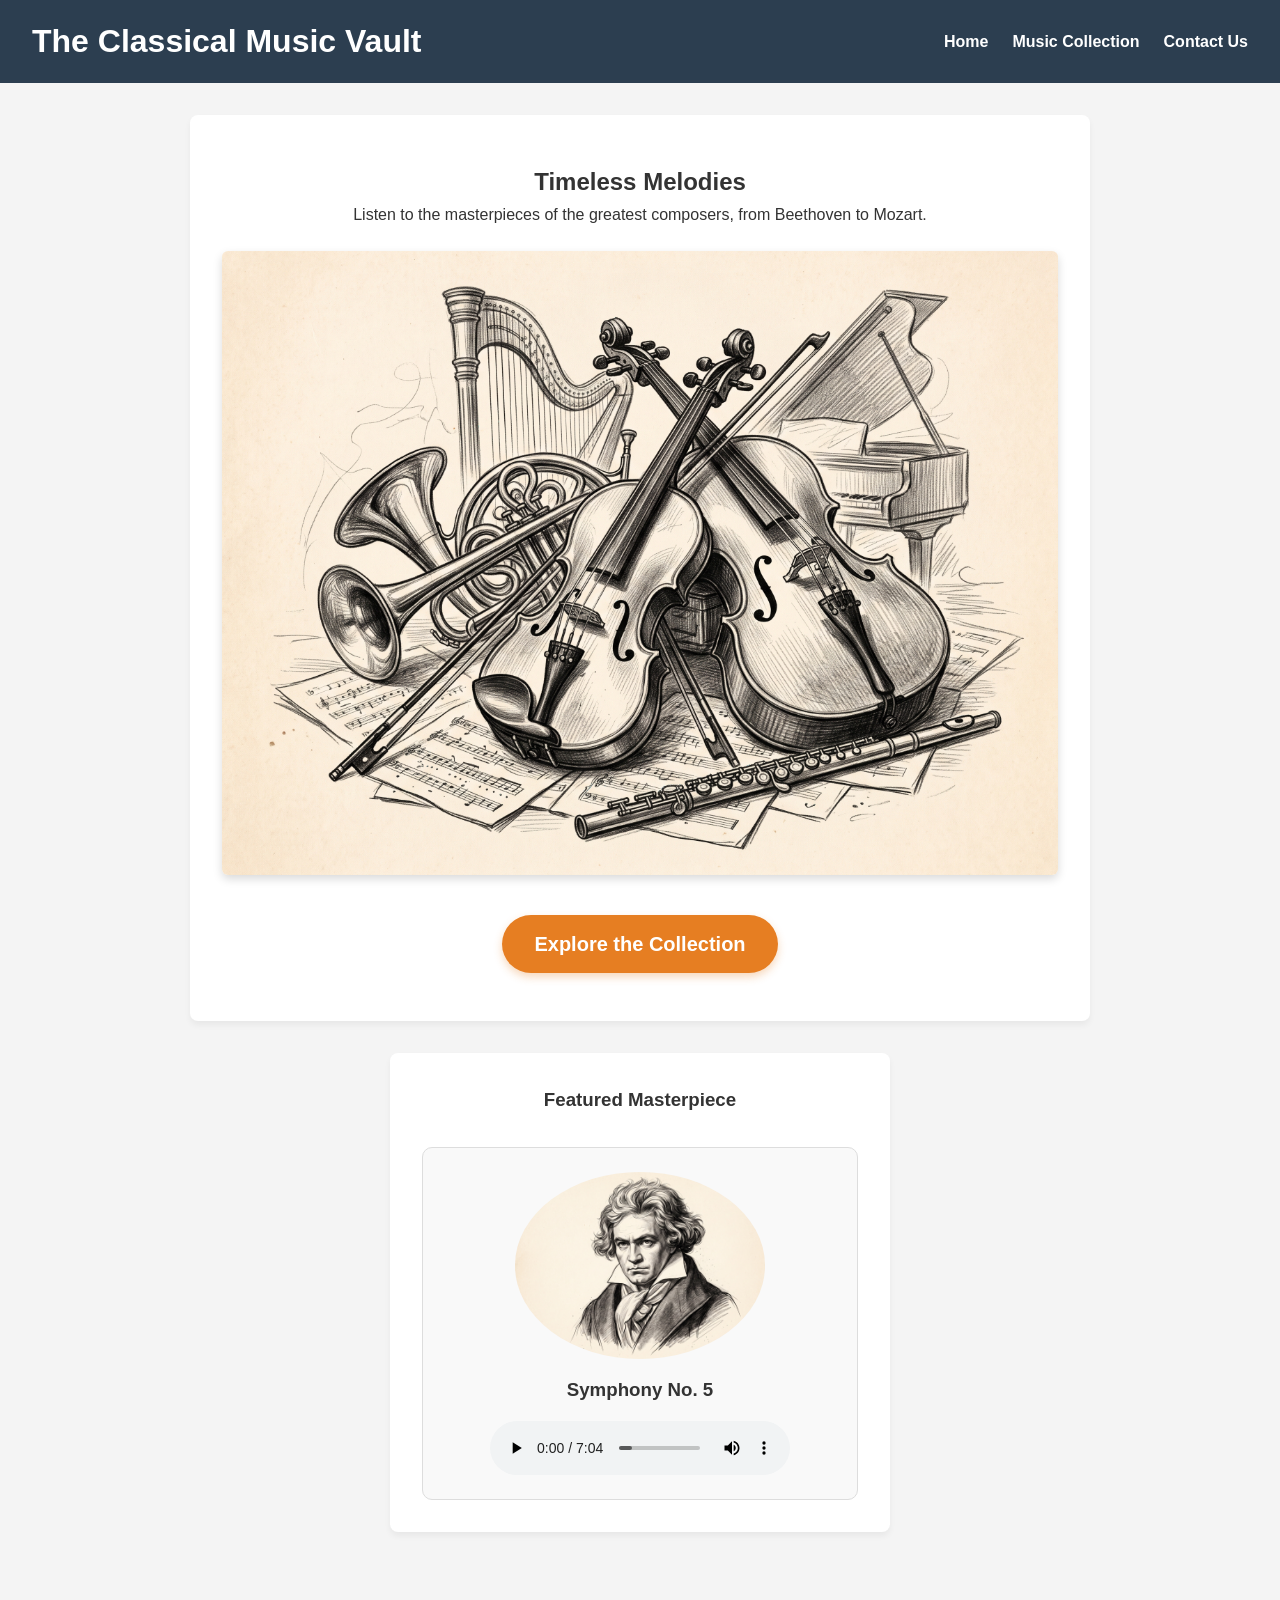
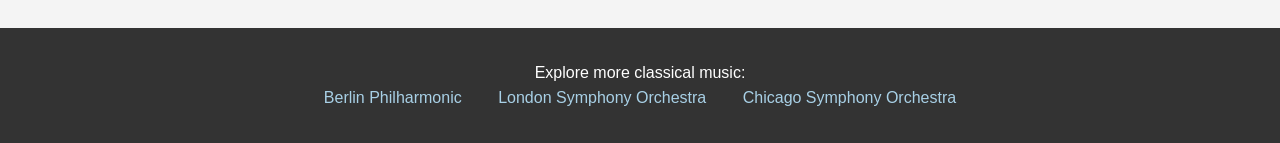
<file: Project1/index.html>
<!DOCTYPE html>
<html lang="en">
<head>

    <!-- Document metadata, page title, and stylesheets -->

    <meta charset="UTF-8">
    <meta name="viewport" content="width=device-width, initial-scale=1.0">
    <title>The Classical Music Vault</title>
    <link rel="stylesheet" href="css/global.css">
    <link rel="stylesheet" href="css/home.css">
</head>
<body>

    <!-- Site header and navigation links -->

    <header>
        <h1>The Classical Music Vault</h1>
        <nav>
            <a href="index.html">Home</a>
            <a href="pages/gallery.html">Music Collection</a>
            <a href="pages/contact.html">Contact Us</a>
        </nav>
    </header>

    <main>

        <!-- Home page introduction and main gallery link -->

        <section class="hero-section">
            <h2>Timeless Melodies</h2>
            <p>Listen to the masterpieces of the greatest composers, from Beethoven to Mozart.</p>
            
            <div class="hero-image-container">
                <img src="media/main_page.jpg" alt="Classical Instruments on a Stage" class="hero-image">
            </div>


            <!-- Main link to the music collection -->

            <a href="pages/gallery.html" class="cta-button">Explore the Collection</a>
        </section>


        <!-- Featured composition preview -->

        <section class="featured-preview">
            <h3>Featured Masterpiece</h3>
            <div class="music-card">
                <img src="media/beethoven.jpg" alt="Ludwig van Beethoven">
                <h3>Symphony No. 5</h3>
                <audio controls>
                    <source src="media/symphony.mp3" type="audio/mpeg">
                    Your browser does not support the audio element.
                </audio>
            </div>
        </section>
    </main>


    <!-- Links to orchestra websites -->

    <footer>
        <p>Explore more classical music:</p>
        <a href="https://www.berliner-philharmoniker.de/en/" target="_blank">Berlin Philharmonic</a>
        <a href="https://www.lso.co.uk/" target="_blank">London Symphony Orchestra</a>
        <a href="https://cso.org/" target="_blank">Chicago Symphony Orchestra</a>
    </footer>
</body>
</html>
</file>
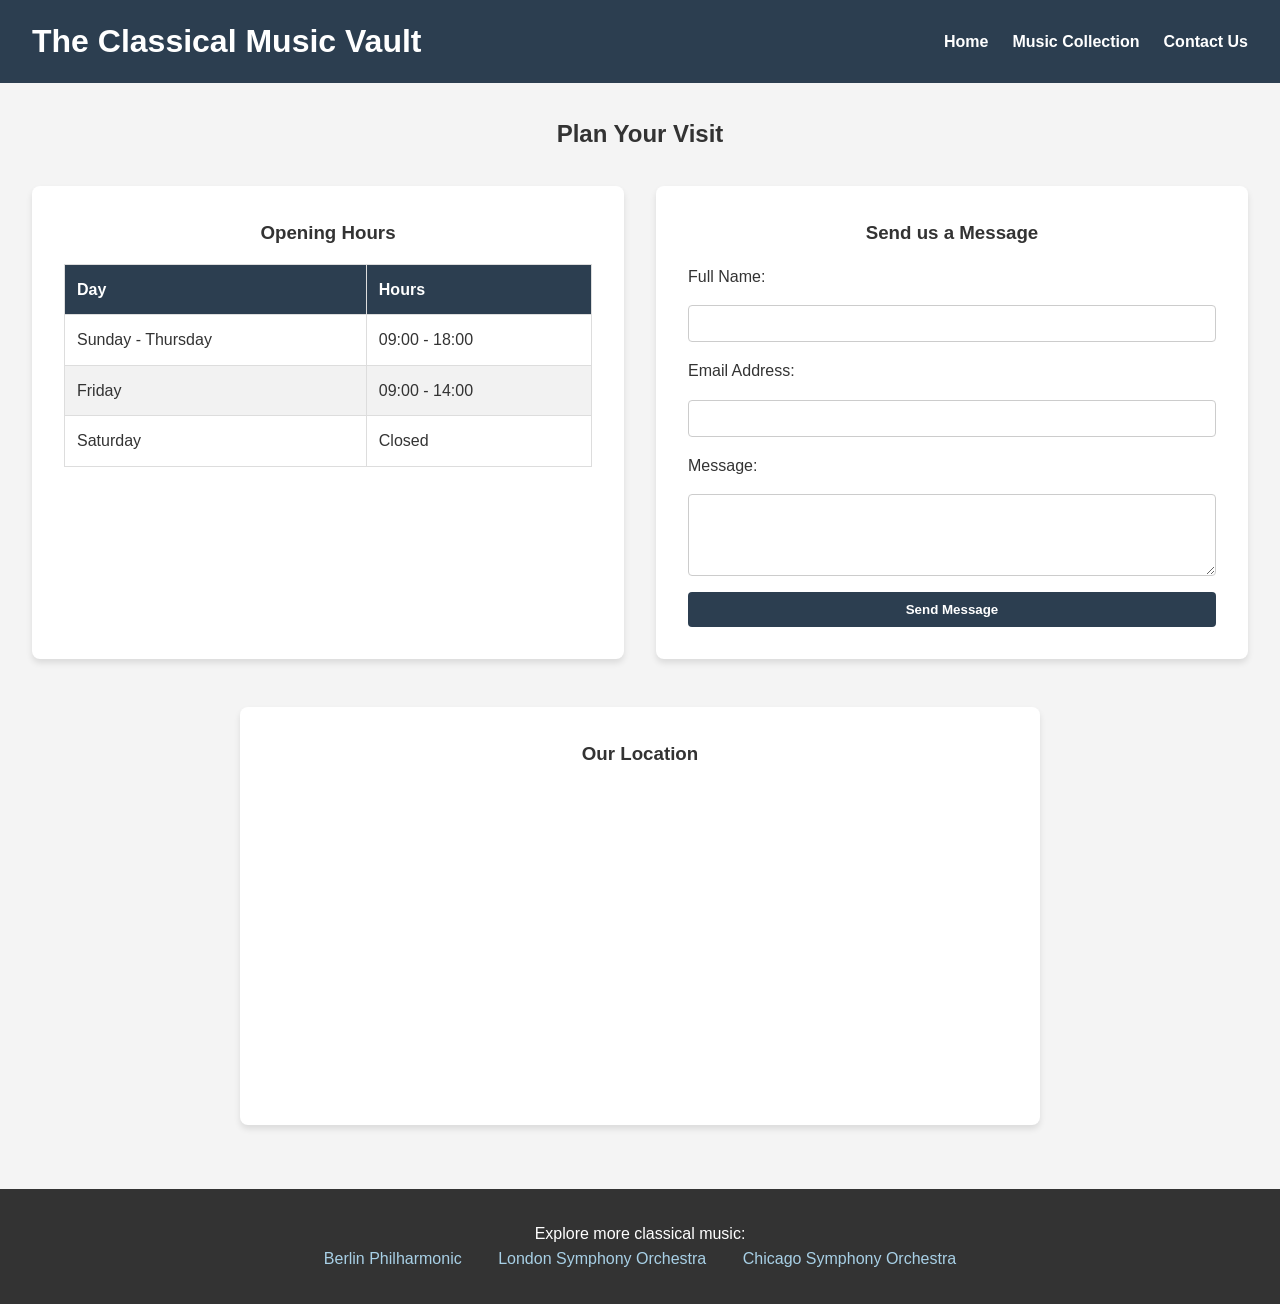
<file: Project1/pages/contact.html>
<!DOCTYPE html>
<html lang="en">
<head>

    <!-- Document metadata, page title, and stylesheets -->

    <meta charset="UTF-8">
    <meta name="viewport" content="width=device-width, initial-scale=1.0">
    <title>Contact Us - The Classical Music Vault</title>
    <link rel="stylesheet" href="../css/global.css">
    <link rel="stylesheet" href="../css/contact.css">
</head>
<body>

    <!-- Site header and navigation links -->

    <header>
        <h1>The Classical Music Vault</h1>
        <nav>
            <a href="../index.html">Home</a>
            <a href="gallery.html">Music Collection</a>
            <a href="contact.html">Contact Us</a>
        </nav>
    </header>

    <main>

        <!-- Visit information and contact form -->

        <h2>Plan Your Visit</h2>
        
        <div class="contact-container">

            <!-- Opening hours table -->

            <section class="hours-section">
                <h3>Opening Hours</h3>
                <table>
                    <thead>
                        <tr>
                            <th>Day</th>
                            <th>Hours</th>
                        </tr>
                    </thead>
                    <tbody>
                        <tr>
                            <td>Sunday - Thursday</td>
                            <td>09:00 - 18:00</td>
                        </tr>
                        <tr>
                            <td>Friday</td>
                            <td>09:00 - 14:00</td>
                        </tr>
                        <tr>
                            <td>Saturday</td>
                            <td>Closed</td>
                        </tr>
                    </tbody>
                </table>
            </section>

            <!-- Contact form -->

            <section class="form-section">
                <h3>Send us a Message</h3>
                <form action="#" method="get">
                    <label for="name">Full Name:</label>
                    <input type="text" id="name" name="name" required>

                    <label for="email">Email Address:</label>
                    <input type="email" id="email" name="email" required>

                    <label for="message">Message:</label>
                    <textarea id="message" name="message" rows="4" required></textarea>

                    <button type="submit">Send Message</button>
                </form>
            </section>
        </div>

        <!-- Embedded location map -->

        <section class="map-section">
            <h3>Our Location</h3>
            <iframe 
                src="https://www.google.com/maps/embed?pb=!1m18!1m12!1m3!1d108253.51817740209!2d35.132822165038085!3d31.796318610534272!2m3!1f0!2f0!3f0!3m2!1i1024!2i768!4f13.1!3m3!1m2!1s0x1502d7d634c1fc4b%3A0xd96f623e456ee1cb!2sJerusalem!5e0!3m2!1sen!2sil!4v1700000000000!5m2!1sen!2sil" 
                width="100%" 
                height="300" 
                style="border:0;" 
                allowfullscreen="" 
                loading="lazy">
            </iframe>
        </section>
    </main>

    <!-- Links to orchestra websites -->

    <footer>
        <p>Explore more classical music:</p>
        <a href="https://www.berliner-philharmoniker.de/en/" target="_blank">Berlin Philharmonic</a>
        <a href="https://www.lso.co.uk/" target="_blank">London Symphony Orchestra</a>
        <a href="https://cso.org/" target="_blank">Chicago Symphony Orchestra</a>
    </footer>
</body>
</html>
</file>
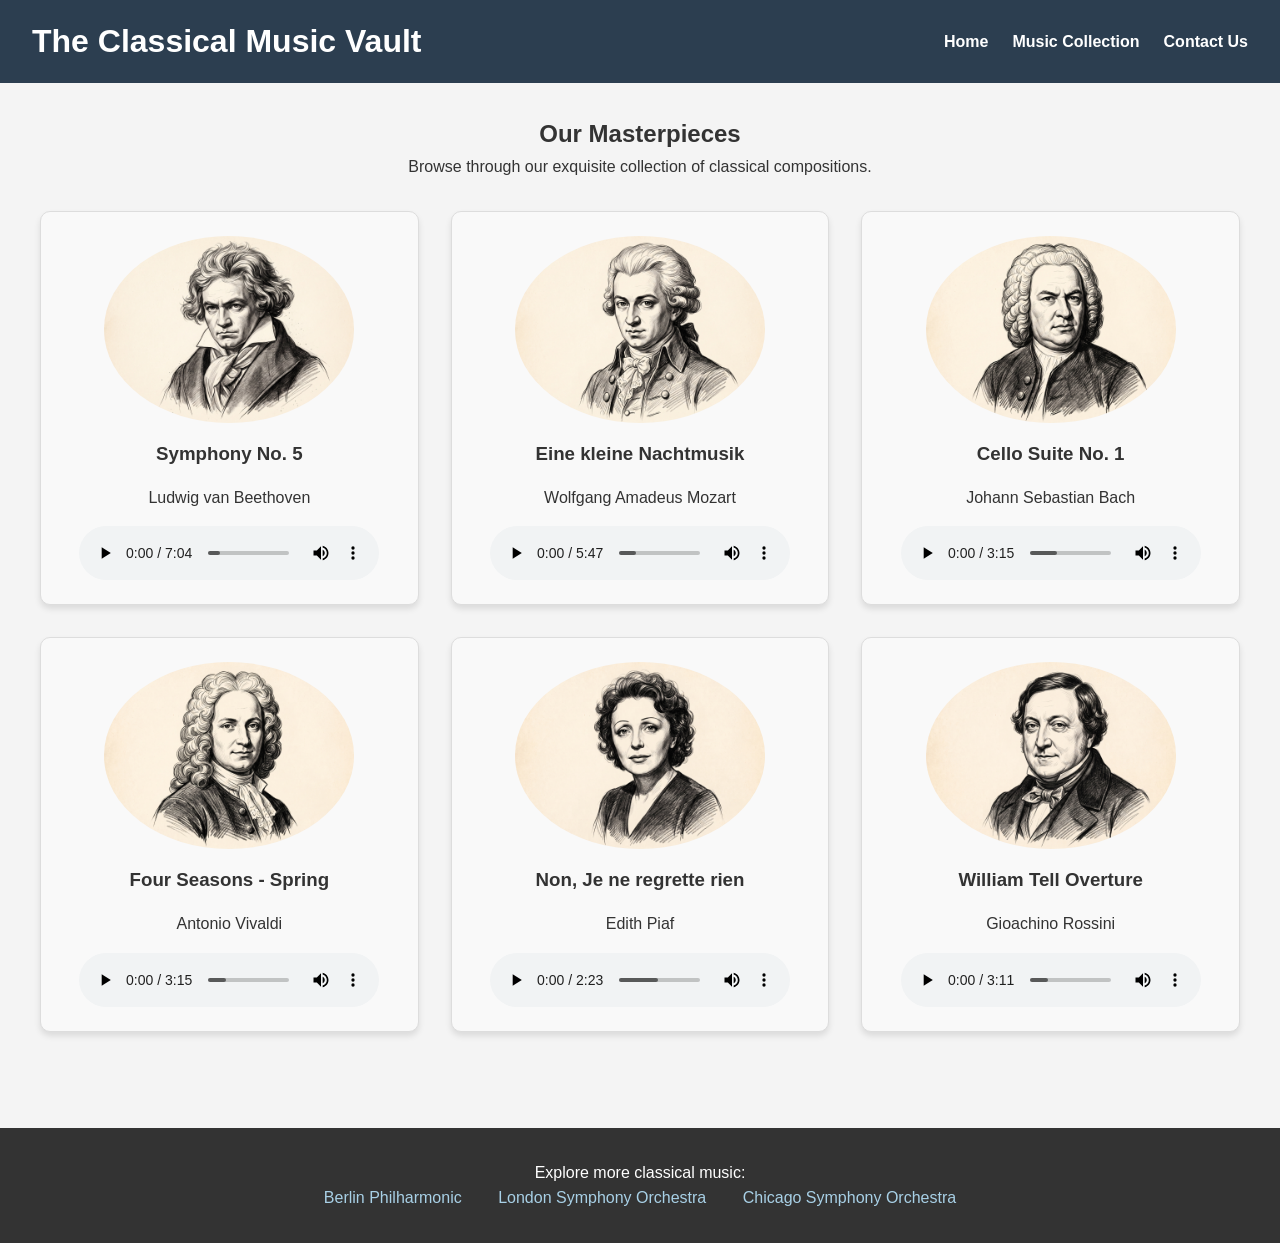
<file: Project1/pages/gallery.html>
<!DOCTYPE html>
<html lang="en">

<head>

    <!-- Document metadata, page title, and stylesheets -->

    <meta charset="UTF-8">
    <meta name="viewport" content="width=device-width, initial-scale=1.0">
    <title>Music Collection - The Classical Gallery</title>
    <link rel="stylesheet" href="../css/global.css">
    <link rel="stylesheet" href="../css/gallery.css">
</head>

<body>

    <!-- Site header and navigation links -->

    <header>
        <h1>The Classical Music Vault</h1>
        <nav>
            <a href="../index.html">Home</a>
            <a href="gallery.html">Music Collection</a>
            <a href="contact.html">Contact Us</a>
        </nav>
    </header>

    <main>

        <!-- Collection of compositions and audio players -->

        <h2>Our Masterpieces</h2>
        <p>Browse through our exquisite collection of classical compositions.</p>

        <section class="gallery-grid">

            <!-- Music composition cards -->

            <div class="music-card">
                <img src="../media/beethoven.jpg" alt="Ludwig van Beethoven">
                <h3>Symphony No. 5</h3>
                <p>Ludwig van Beethoven</p>
                <audio controls>
                    <source src="../media/symphony.mp3" type="audio/mpeg">
                </audio>
            </div>

            <div class="music-card">
                <img src="../media/mozart.jpg" alt="Wolfgang Amadeus Mozart">
                <h3>Eine kleine Nachtmusik</h3>
                <p>Wolfgang Amadeus Mozart</p>
                <audio controls>
                    <source src="../media/mozart.mp3" type="audio/mpeg">
                </audio>
            </div>

            <div class="music-card">
                <img src="../media/bach.jpg" alt="Johann Sebastian Bach">
                <h3>Cello Suite No. 1</h3>
                <p>Johann Sebastian Bach</p>
                <audio controls>
                    <source src="../media/bach.mp3" type="audio/mpeg">
                </audio>
            </div>

            <div class="music-card">
                <img src="../media/vivaldi.jpg" alt="Antonio Vivaldi">
                <h3>Four Seasons - Spring</h3>
                <p>Antonio Vivaldi</p>
                <audio controls>
                    <source src="../media/vivaldi.mp3" type="audio/mpeg">
                </audio>
            </div>

            <div class="music-card">
                <img src="../media/edith.jpg" alt="Edith Piaf">
                <h3>Non, Je ne regrette rien</h3>
                <p>Edith Piaf</p>
                <audio controls>
                    <source src="../media/edith.mp3" type="audio/mpeg">
                </audio>
            </div>

            <div class="music-card">
                <img src="../media/gioachino.jpg" alt="Gioachino Rossini">
                <h3>William Tell Overture</h3>
                <p>Gioachino Rossini</p>
                <audio controls>
                    <source src="../media/gioachino.mp3" type="audio/mpeg">
                </audio>
            </div>
        </section>
    </main>


    <!-- Links to orchestra websites -->

    <footer>
        <p>Explore more classical music:</p>
        <a href="https://www.berliner-philharmoniker.de/en/" target="_blank">Berlin Philharmonic</a>
        <a href="https://www.lso.co.uk/" target="_blank">London Symphony Orchestra</a>
        <a href="https://cso.org/" target="_blank">Chicago Symphony Orchestra</a>
    </footer>
</body>

</html>
</file>
<file: Project1/css/global.css>
/* Reset default spacing and use consistent box sizing */

* {
    box-sizing: border-box;
    margin: 0;
    padding: 0;
}

/* Default styles for the page body */

body {
    font-family: Arial, sans-serif;
    line-height: 1.6;
    background-color: #f4f4f4;
    color: #333;
}

/* Main site header and navigation */

header {
    background-color: #2c3e50;
    color: #fff;
    padding: 1rem 2rem;
    display: flex;
    justify-content: space-between;
    align-items: center;
}

/* Layout for the navigation links */

nav {
    display: flex;
    gap: 1.5rem;
}

/* Navigation link styles */

nav a {
    color: #fff;
    text-decoration: none;
    font-weight: bold;
}

/* Underline navigation links on hover */

nav a:hover {
    text-decoration: underline;
}

/* Main content area of each page */

main {
    padding: 2rem;
    text-align: center;
}

/* Base styles for content sections */

section {
    background-color: #fff;
    padding: 2rem;
    border-radius: 8px;
    box-shadow: 0 4px 6px rgba(0, 0, 0, 0.1);
    max-width: 800px;
    margin: 0 auto;
}

/* Shared footer area */

footer {
    background-color: #333;
    color: #fff;
    text-align: center;
    padding: 2rem;
    margin-top: 2rem;
}

/* Links in the footer */

footer a {
    color: #a8d0e6;
    margin: 0 1rem;
    text-decoration: none;
}

/* Layout for a music composition card */

.music-card {
    margin-top: 2rem;
    display: flex;
    flex-direction: column;
    align-items: center;
    gap: 1rem;
    padding: 1.5rem;
    background-color: #f9f9f9;
    border-radius: 10px;
    border: 1px solid #ddd;
}

/* Artist image inside a music card */

.music-card img {
    max-width: 250px;
    height: auto;
    border-radius: 50%;
}

/* Audio player inside a music card */

.music-card audio {
    width: 100%;
    max-width: 300px;
}

/* Responsive styles for narrow screens */

@media (max-width: 600px) {
    /* Stack the header content vertically */

    header {
        flex-direction: column;
        text-align: center;
    }

    /* Stack navigation links on narrow screens */

    nav {
        margin-top: 1rem;
        flex-direction: column;
        gap: 0.5rem;
    }
}
</file>
<file: Project1/css/home.css>
/* Main hero section on the home page */

.hero-section {
    padding: 3rem 2rem;
    max-width: 900px;
    margin: 0 auto 2rem auto;
    text-align: center;
    box-shadow: 0 4px 6px rgba(0, 0, 0, 0.05);
}

/* Container for the hero image */

.hero-image-container {
    width: 100%;
    overflow: hidden;
    border-radius: 6px;
    margin: 1.5rem 0;
    box-shadow: 0 4px 10px rgba(0, 0, 0, 0.15);
}

/* Hero image */

.hero-image {
    width: 100%;
    height: auto;
    object-fit: cover;
    display: block;
}

/* Button linking to the music collection */

.cta-button {
    display: inline-block;
    background-color: #e67e22;
    color: #fff;
    font-size: 1.25rem;
    font-weight: bold;
    text-decoration: none;
    padding: 0.8rem 2rem;
    border-radius: 30px;
    box-shadow: 0 4px 8px rgba(230, 126, 34, 0.3);
    transition: transform 0.2s, background-color 0.2s, box-shadow 0.2s;
    margin-top: 1rem;
}

/* Button appearance on hover */

.cta-button:hover {
    background-color: #d35400;
    transform: translateY(-2px);
    box-shadow: 0 6px 12px rgba(230, 126, 34, 0.4);
}

/* Button appearance while active */

.cta-button:active {
    transform: translateY(0);
}

/* Preview area for the featured composition */

.featured-preview {
    max-width: 500px;
    margin: 2rem auto;
    box-shadow: 0 4px 6px rgba(0, 0, 0, 0.05);
}
</file>
<file: Project1/css/contact.css>
/* Layout for the contact information and form */

.contact-container {
    display: flex;
    flex-wrap: wrap;
    gap: 2rem;
    justify-content: center;
    margin: 2rem 0;
}

/* Shared layout for the opening hours and form sections */

.hours-section,
.form-section {
    flex: 1;
    min-width: 300px;
}

/* Opening hours table layout */

table {
    width: 100%;
    border-collapse: collapse;
    margin-top: 1rem;
}

/* Spacing and alignment for table cells */

th,
td {
    padding: 12px;
    border: 1px solid #ddd;
    text-align: left;
}

/* Emphasize table header cells */

th {
    background-color: #2c3e50;
    color: white;
}

/* Alternate background color for even table rows */

tr:nth-child(even) {
    background-color: #f2f2f2;
}

/* Layout for the contact form fields */

form {
    display: flex;
    flex-direction: column;
    gap: 1rem;
    margin-top: 1rem;
    text-align: left;
}

/* Shared styles for text inputs and the message field */

input,
textarea {
    padding: 10px;
    border: 1px solid #ccc;
    border-radius: 4px;
    width: 100%;
    font-family: inherit;
}

/* Contact form submit button */

button {
    padding: 10px;
    background-color: #2c3e50;
    color: white;
    border: none;
    border-radius: 4px;
    cursor: pointer;
    font-weight: bold;
    transition: background-color 0.3s;
}

/* Change the button color on hover */

button:hover {
    background-color: #1a252f;
}

/* Spacing above the map section */

.map-section {
    margin-top: 3rem;
}

/* Embedded location map */

.map-section iframe {
    border-radius: 8px;
    margin-top: 1rem;
}
</file>
<file: Project1/css/gallery.css>
/* Grid layout for the gallery cards */

.gallery-grid {
    display: grid;
    grid-template-columns: repeat(auto-fit, minmax(300px, 1fr));
    gap: 2rem;
    padding: 2rem 0;
    background-color: transparent;
    box-shadow: none;
    max-width: 1200px;
}

/* Adjust music cards for the gallery layout */

.gallery-grid .music-card {
    margin-top: 0;
    box-shadow: 0 4px 6px rgba(0, 0, 0, 0.1);
}
</file>
